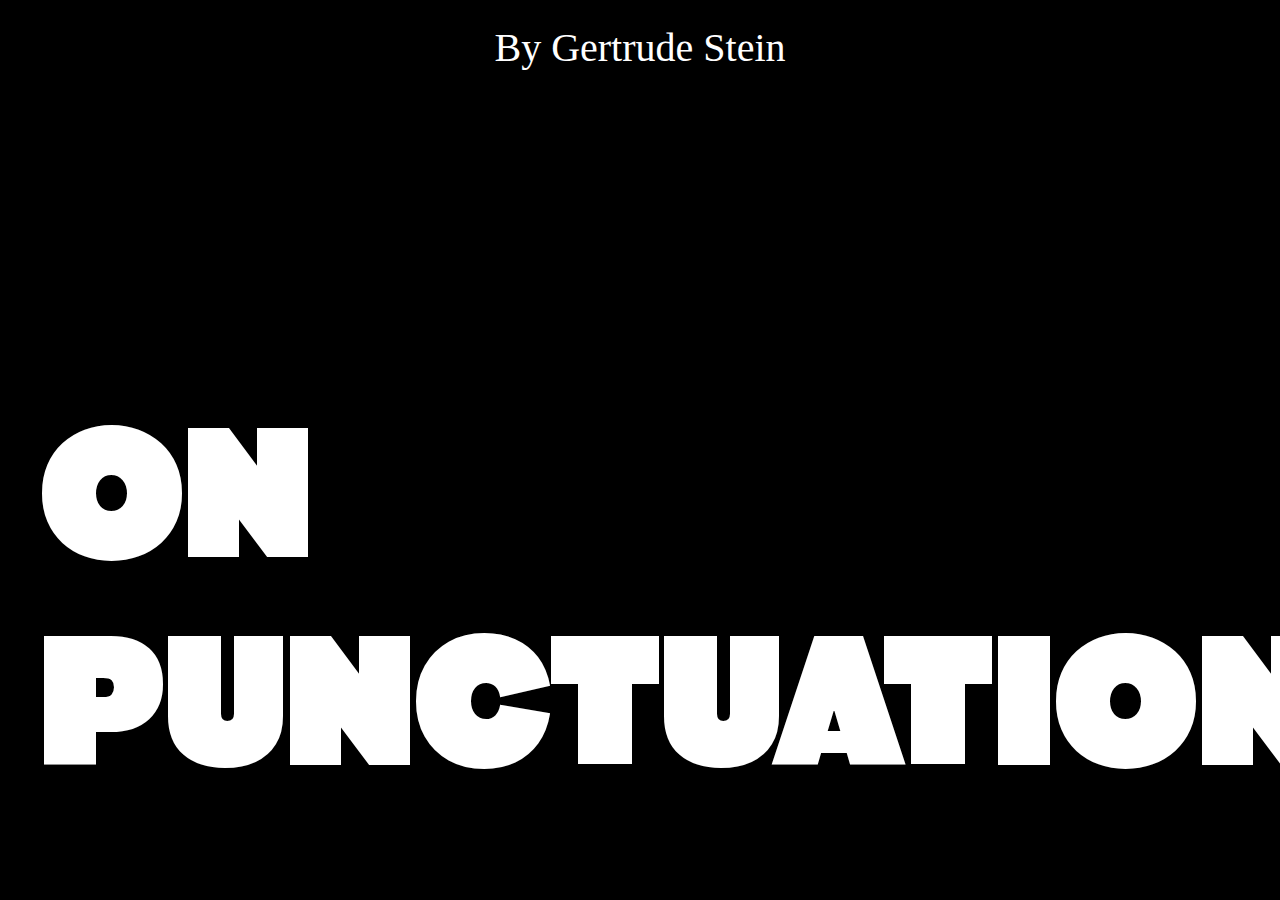
<file: index.html>
<!DOCTYPE html>
<html lang="en">
  <head>
    <meta charset="UTF-8" />
    <meta http-equiv="X-UA-Compatible" content="IE=edge" />
    <meta name="viewport" content="width=device-width, initial-scale=1.0" />
    <title>On punctuations</title>
    <link rel="stylesheet" href="style.css" />
    <script src="script.js" defer></script>
  </head>
  <body>
    <div class="container">
        <div class="authorname">By Gertrude Stein</div>
      <div class="articlename"><h1>ON PUNCTUATION</h1></div>
      <div class="briefinfo">Commas, semicolons, apostrophes in poetry and prose...</div>
      <div class="starter">
        <p>
          There are some punctuations that are interesting and there are some
          punctuations that are not. Let us begin with the punctuations that are
          not.
        </p>
      </div>
      <a class="arrow" href="toc.html"><img src="./assets/arrow.svg"></a>
    </div>
  </body>
</html>
</file>
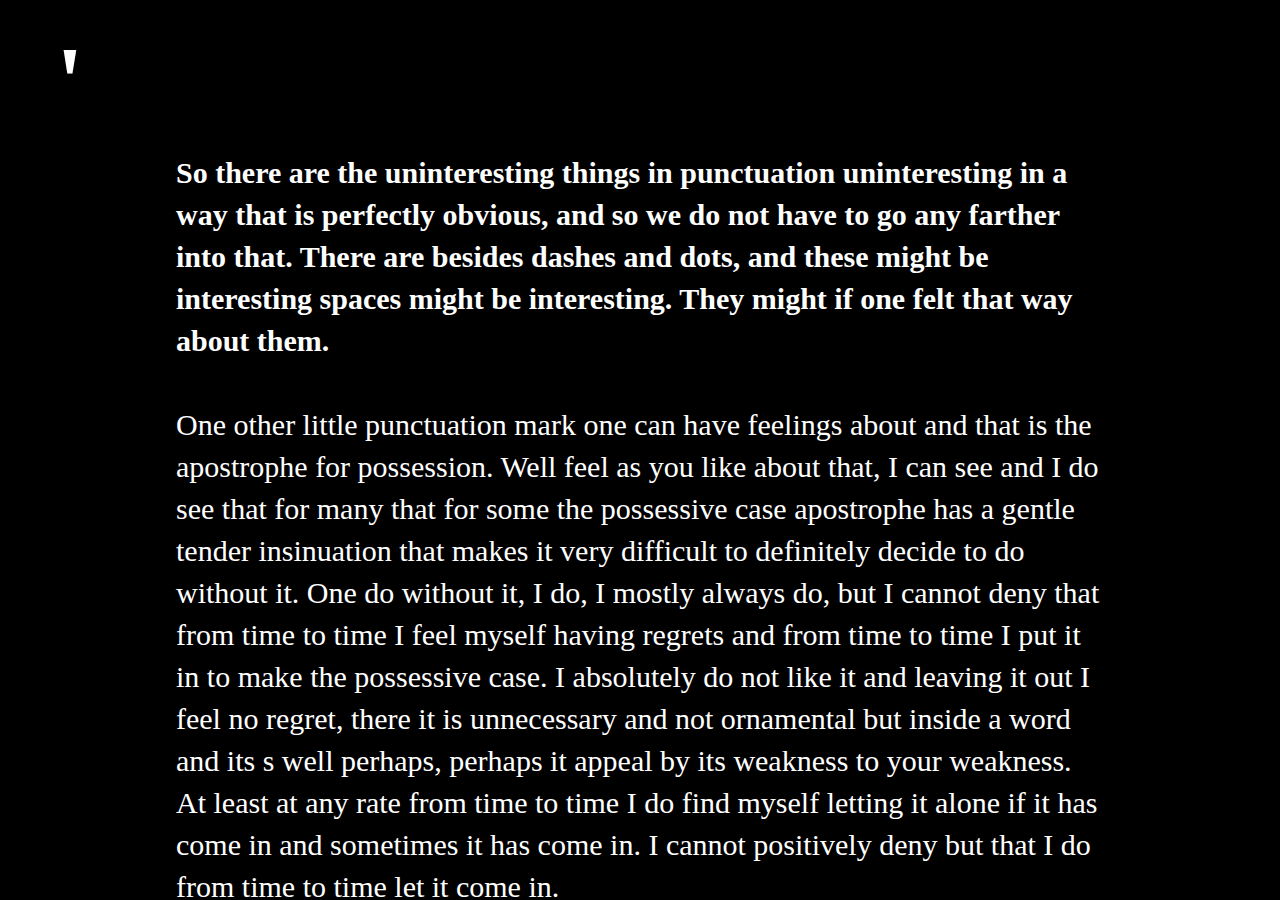
<file: apostrophe.html>
<!DOCTYPE html>
<html lang="en">
  <head>
    <meta charset="UTF-8" />
    <meta http-equiv="X-UA-Compatible" content="IE=edge" />
    <meta name="viewport" content="width=device-width, initial-scale=1.0" />
    <title>Apostrophe</title>
    <link rel="stylesheet" href="style.css" />
    <link rel="stylesheet" href="answerpagesstyle.css">
    <script src="script.js" defer></script>
  </head>
  <body>
    <div class="container">
      <a class="returnsign" href="toc.html">'</a>
      <p class="apostrophecontent">
        <span id="semibold">So there are the uninteresting things in punctuation uninteresting in a
        way that is perfectly obvious, and so we do not have to go any farther
        into that. There are besides dashes and dots, and these might be
        interesting spaces might be interesting. They might if one felt that way
        about them.</span><br><br>
        One other little punctuation mark one can have feelings
        about and that is the apostrophe for possession. Well feel as you like
        about that, I can see and I do see that for many that for some the
        possessive case apostrophe has a gentle tender insinuation that makes it
        very difficult to definitely decide to do without it. One <span id="light">do
        without it, I do, I mostly always do, but I cannot deny that from time
        to time I feel myself having regrets and from time to time I put it in
        to make the possessive case. I absolutely do not like it and leaving it
        out I feel no regret, there it is unnecessary and not ornamental but
        inside a word and its s well perhaps, perhaps it</span>  <span id="thin">appeal by its
        weakness to your weakness. At least at any rate from time to time I do
        find myself letting it alone if it has come in and sometimes it has come
        in. I cannot positively deny but that I do from time to time let it come
        in.</span> 
      </p>
      <div class="choosingbuttons">
        <ul>
          <li style="cursor:pointer" onclick="openNav()">Interesting</li>
          <a href="right.html"><li>Uninteresting</li></a>
        </ul>
      </div>
      <div id="myNav" class="overlay">
        <a href="javascript:void(0)" class="closebtn" onclick="closeNav()">&times;</a>
        <div class="overlay-content">
          Oops! Seems like you have a different opinion...
        </div>
      </div>
    </div>
  </body>
</html>
</file>
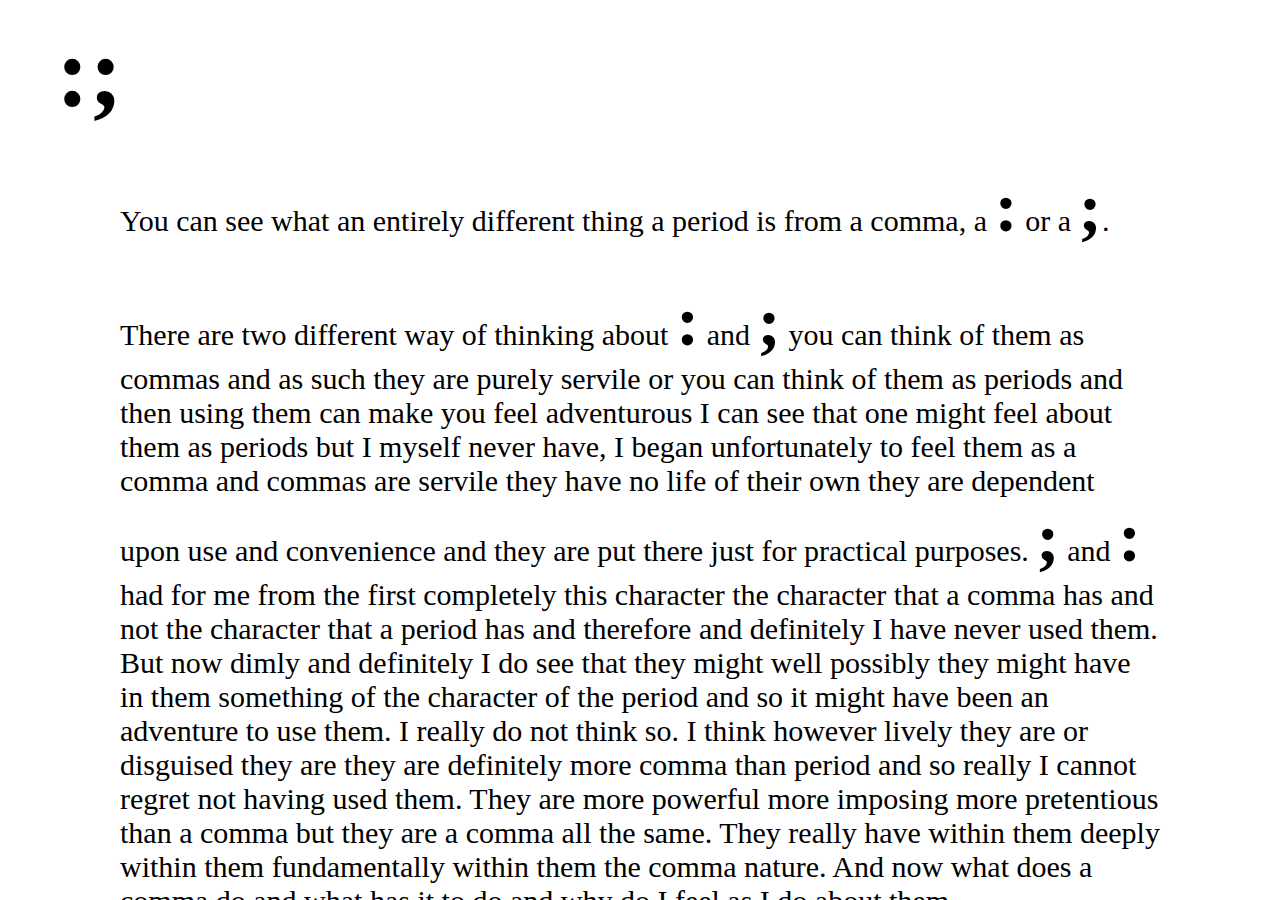
<file: colons.html>
<!DOCTYPE html>
<html lang="en">
  <head>
    <meta charset="UTF-8" />
    <meta http-equiv="X-UA-Compatible" content="IE=edge" />
    <meta name="viewport" content="width=device-width, initial-scale=1.0" />
    <title>Colons & Semicolons</title>
    <link rel="stylesheet" href="style.css" />
    <link rel="stylesheet" href="answerpagesstyle.css">
    <script src="script.js" defer></script>
  </head>
  <body>
    <div class="container3">
      <a class="returnsign2" href="toc.html">:;</a>
      <p class="colonscontent">
        You can see what an entirely different thing a period is from a comma, a
        <span id="colons">:</span> or a <span id="colons">;</span>.<br /><br>
        There are two different way of thinking about <span id="colons">:</span> and <span id="colons">;</span> you
        can think of them as commas and as such they are purely servile or you
        can think of them as periods and then using them can make you feel
        adventurous I can see that one might feel about them as periods but I
        myself never have, I began unfortunately to feel them as a comma and
        commas are servile they have no life of their own they are dependent
        upon use and convenience and they are put there just for practical
        purposes. <span id="colons">;</span> and <span id="colons">:</span> had for me from the first completely
        this character the character that a comma has and not the character that
        a period has and therefore and definitely I have never used them. But
        now dimly and definitely I do see that they might well possibly they
        might have in them something of the character of the period and so it
        might have been an adventure to use them. I really do not think so. I
        think however lively they are or disguised they are they are definitely
        more comma than period and so really I cannot regret not having used
        them. They are more powerful more imposing more pretentious than a comma
        but they are a comma all the same. They really have within them deeply
        within them fundamentally within them the comma nature. And now what
        does a comma do and what has it to do and why do I feel as I do about
        them.
      </p>
      <div class="choosingbuttons2">
        <ul>
          <a href="right.html"><li>Interesting</li></a>
          <li style="cursor:pointer" onclick="openNav()">Uninteresting</li>
        </ul>
      </div>
      <div id="myNav" class="overlay">
        <a href="javascript:void(0)" class="closebtn" onclick="closeNav()">&times;</a>
        <div class="overlay-content">
          Oops! Seems like you have a different opinion...
        </div>
      </div>
    </div>
  </body>
</html>
</file>
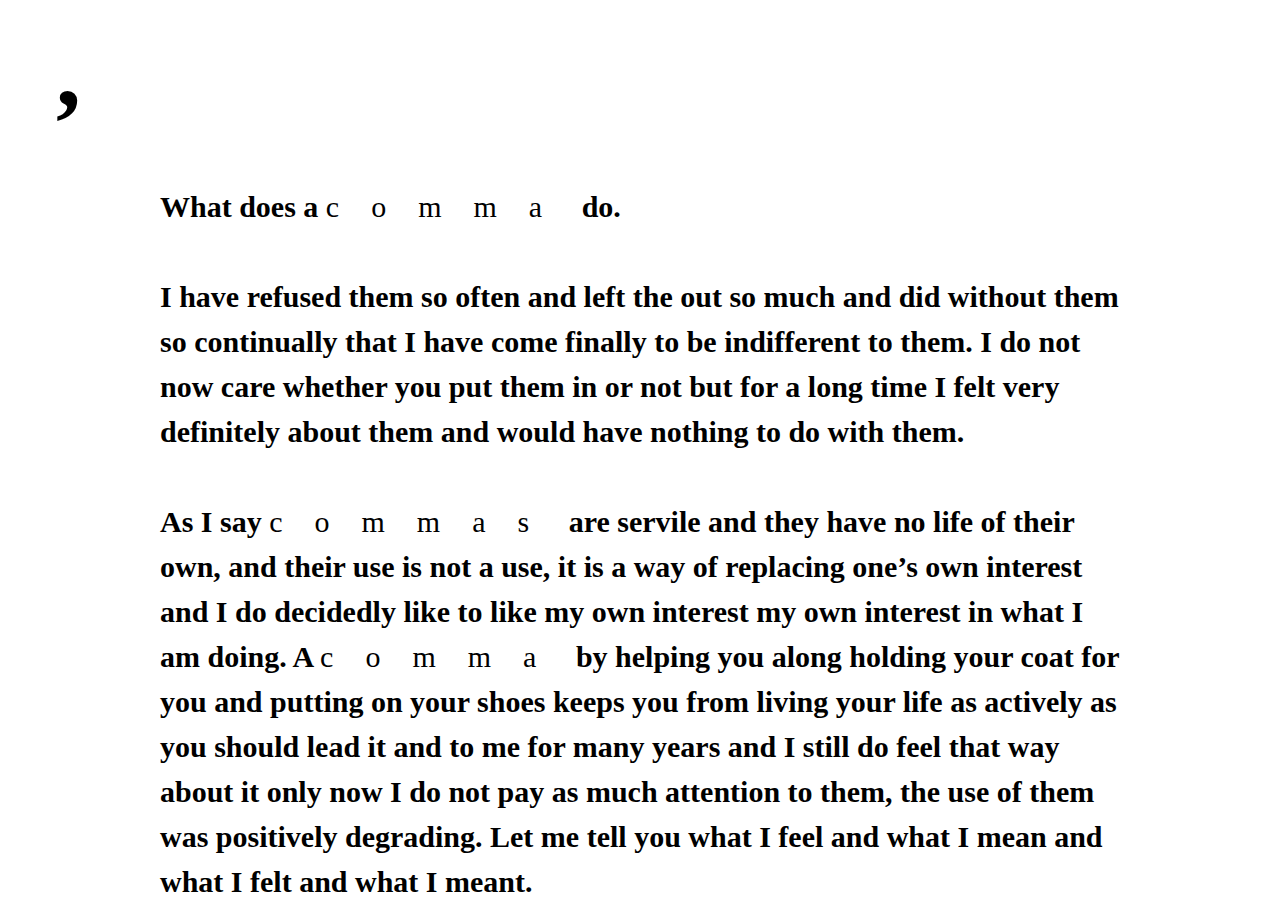
<file: comma.html>
<!DOCTYPE html>
<html lang="en">
  <head>
    <meta charset="UTF-8" />
    <meta http-equiv="X-UA-Compatible" content="IE=edge" />
    <meta name="viewport" content="width=device-width, initial-scale=1.0" />
    <title>Comma</title>
    <link rel="stylesheet" href="style.css" />
    <link rel="stylesheet" href="answerpagesstyle.css">
    <script src="script.js" defer></script>
  </head>
  <body>
    <div class="container3">
      <a class="returnsign2" href="toc.html">,</a>
      <p class="commacontent">
        What does a <span id="commas">comma</span> do.<br /><br />

        I have refused them so often and left the out so much and did without
        them so continually that I have come finally to be indifferent to them.
        I do not now care whether you put them in or not but for a long time I
        felt very definitely about them and would have nothing to do with
        them.<br /><br />

        As I say <span id="commas">commas</span> are servile and they have no
        life of their own, and their use is not a use, it is a way of replacing
        one’s own interest and I do decidedly like to like my own interest my
        own interest in what I am doing. A <span id="commas">comma</span> by
        helping you along holding your coat for you and putting on your shoes
        keeps you from living your life as actively as you should lead it and to
        me for many years and I still do feel that way about it only now I do
        not pay as much attention to them, the use of them was positively
        degrading. Let me tell you what I feel and what I mean and what I felt
        and what I meant.<br /><br />

        When I was writing those long sentences of The Making of Americans,
        verbs active present verbs with long dependent adverbial clauses became
        a passion with me. I have told you that I recognize verbs and adverbs
        aided by prepositions and conjunctions with pronouns as possessing the
        whole of the active life of writing. <br /><br />

        Complications make eventually for simplicity and therefore I have always
        liked dependent adverbial clauses. I have like dependent adverbial
        clauses because of their variety of dependence and independence. You can
        see how loving the intensity of complication of these things that
        <span id="commas">commas</span> would be degrading. Why if you want the
        pleasure of concentrating on the final simplicity of excessive
        complication would you want any artificial aid to bring about that
        simplicity. Do you see now why I feel about that simplicity. Do you see
        now why I feel about the <span id="commas">comma</span> as I did and as
        I do.<br /><br />
        Think about anything you really like to do and you will see what I
        mean.<br /><br />
        When it gets really difficult you want to disentangle rather than to cut
        the knot, at least of anybody feels who is working with any thread, so
        anybody feels who is working with any tool so anybody feels who is
        writing any sentence or reading it after it has been written. And what
        does a <span id="commas">comma</span> do, a <span id="commas">comma</span> does nothing but make easy a thing that if you
        like it enough is easy enough without the <span id="commas">comma</span>. A long complicated
        sentence should force itself upon you, make you know yourself knowing it
        and the <span id="commas">comma</span>, well at the most a <span id="commas">comma</span> is a poor period that lets you
        stop and take a breath but if you want to take a breath you ought to
        know yourself that you want to take a breath. It is not like stopping
        altogether has something to do with going on, but taking a breath well
        you are always taking a breath and why emphasize one breath rather than
        another breath. Anyway that is the way I felt about it and I felt that
        about it very very strongly. And so I almost never used a <span id="commas">comma</span>. The
        longer, the more complicated the sentence the greater the number of the
        same kinds of words I had following one after another, the more the very
        more I had of them the more I felt the passionate need of their taking
        care of themselves by themselves and not helping them, and thereby
        enfeebling them by putting in a <span id="commas">comma</span>.
      </p>
      <div class="choosingbuttons2">
        <ul>
          <a href="right.html"><li>Interesting</li></a>
          <li style="cursor:pointer" onclick="openNav()">Uninteresting</li>
        </ul>
      </div>
      <div id="myNav" class="overlay">
        <a href="javascript:void(0)" class="closebtn" onclick="closeNav()">&times;</a>
        <div class="overlay-content">
          Oops! Seems like you have a different opinion...
        </div>
      </div>
    </div>
  </body>
</html>
</file>
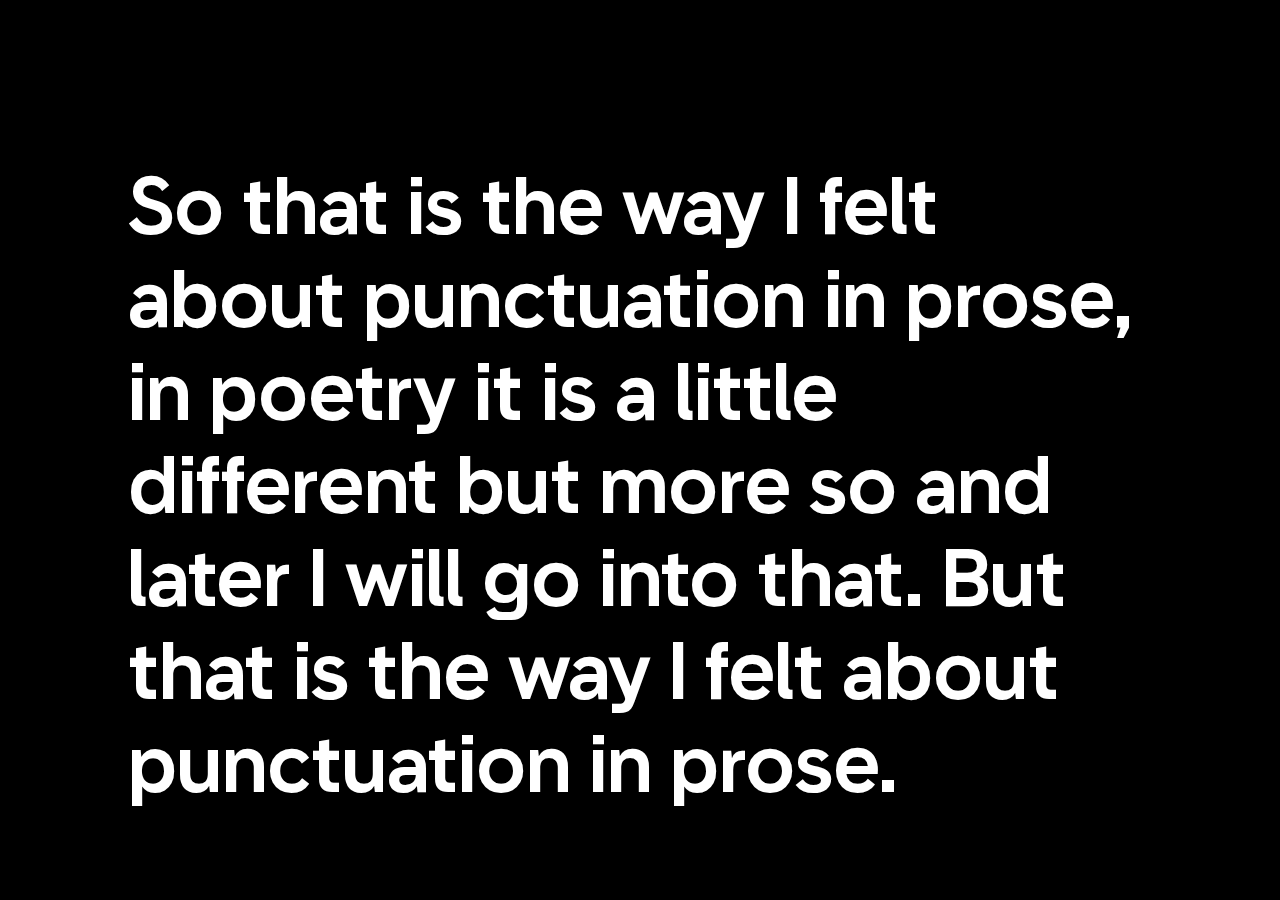
<file: ending.html>
<!DOCTYPE html>
<html lang="en">
  <head>
    <meta charset="UTF-8" />
    <meta http-equiv="X-UA-Compatible" content="IE=edge" />
    <meta name="viewport" content="width=device-width, initial-scale=1.0" />
    <title>Ending</title>
    <link rel="stylesheet" href="style.css">
  </head>
  <body>
    <div class="container">
        <a class="endingcontent" href="toc.html">
            So that is the way I felt about punctuation in prose, in poetry it is a
            little different but more so and later I will go into that. But that is
            the way I felt about punctuation in prose.
        </a>
    </div>
  </body>
</html>
</file>
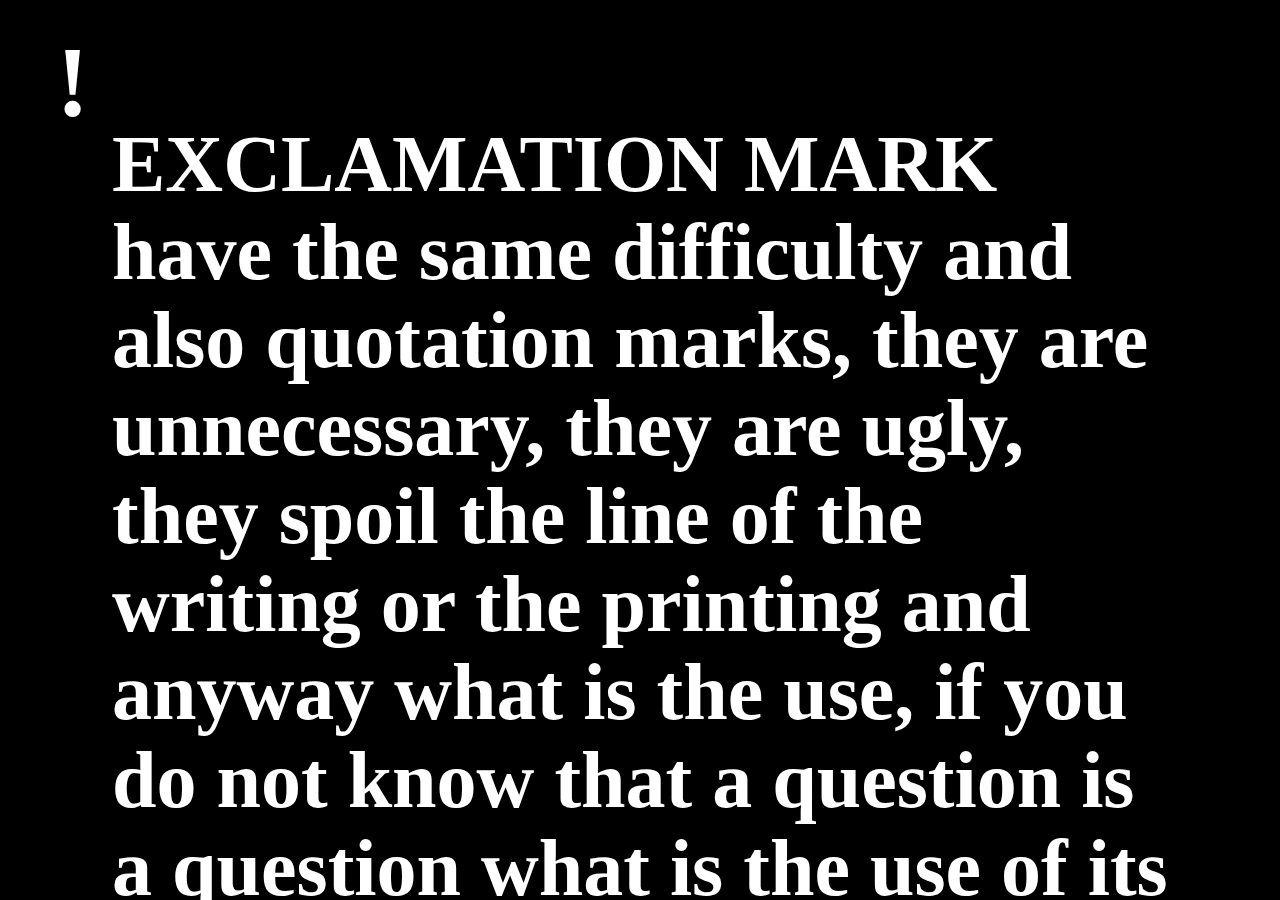
<file: exclamation.html>
<!DOCTYPE html>
<html lang="en">
  <head>
    <meta charset="UTF-8" />
    <meta http-equiv="X-UA-Compatible" content="IE=edge" />
    <meta name="viewport" content="width=device-width, initial-scale=1.0" />
    <title>Exclamation Mark</title>
    <link rel="stylesheet" href="style.css" />
    <link rel="stylesheet" href="answerpagesstyle.css">
    <script src="script.js" defer></script>
  </head>
  <body>
    <div class="container">
      <a class="returnsign" href="toc.html">!</a>
      <p class="exclamationcontent">
        <span id="exclamationmark">EXCLAMATION MARK </span>have the same difficulty and also quotation marks, they
        are unnecessary, they are ugly, they spoil the line of the writing or
        the printing and anyway what is the use, if you do not know that a
        question is a question what is the use of its being a question. The same
        thing is true of a quotation. When I first began writing I found it
        simply impossible to use question marks and quotation marks and
        <span id="exclamationmark">EXCLAMATION </span> points and now anybody sees it that way. Perhaps some day
        they will see it some other way but not at any rate anybody can and does
        see it that way.
      </p>
      <div class="choosingbuttons">
        <ul>
          <li style="cursor:pointer" onclick="openNav()">Interesting</li>
          <a href="right.html"><li>Uninteresting</li></a>
        </ul>
      </div>
      <div id="myNav" class="overlay">
        <a href="javascript:void(0)" class="closebtn" onclick="closeNav()">&times;</a>
        <div class="overlay-content">
          Oops! Seems like you have a different opinion...
        </div>
      </div>
    </div>
  </body>
</html>
</file>
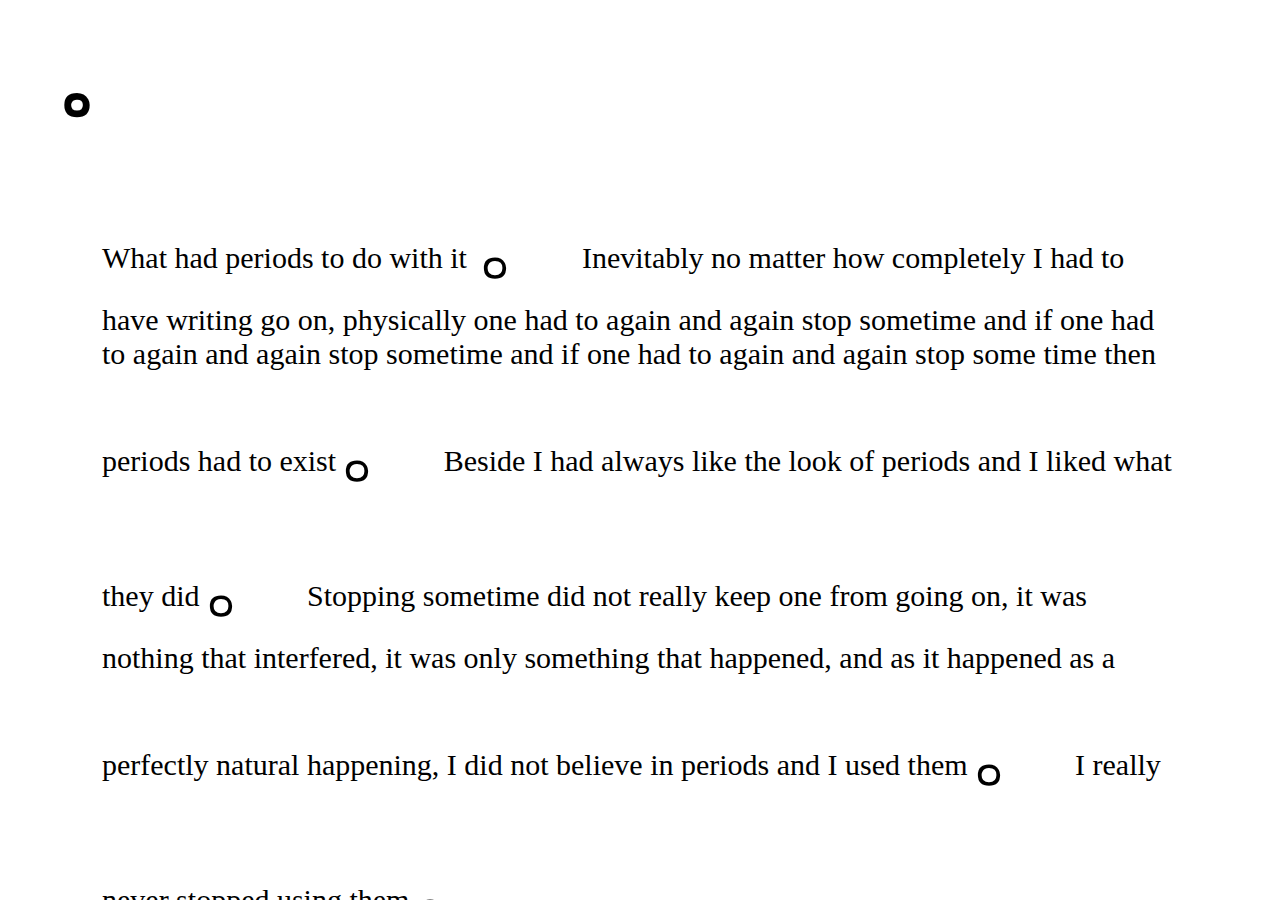
<file: period.html>
<!DOCTYPE html>
<html lang="en">
  <head>
    <meta charset="UTF-8" />
    <meta http-equiv="X-UA-Compatible" content="IE=edge" />
    <meta name="viewport" content="width=device-width, initial-scale=1.0" />
    <title>Period</title>
    <link rel="stylesheet" href="style.css">
    <link rel="stylesheet" href="answerpagesstyle.css">
    <script src="script.js" defer></script>
  </head>
  <body>
    <div class="container3">
      <a class="returnsign2" href="toc.html">。</a>
      <p class="periodcontent">
        What had periods to do with it <span id="periods">。</span> Inevitably
        no matter how completely I had to have writing go on, physically one had
        to again and again stop sometime and if one had to again and again stop
        sometime and if one had to again and again stop some time then periods
        had to exist<span id="periods">。</span> Beside I had always like the
        look of periods and I liked what they did<span id="periods">。</span>
        Stopping sometime did not really keep one from going on, it was nothing
        that interfered, it was only something that happened, and as it happened
        as a perfectly natural happening, I did not believe in periods and I
        used them<span id="periods">。</span> I really never stopped using
        them<span id="periods">。</span><br />
        Beside that periods might later come to have a life of their own to
        commence breaking up things in arbitrary ways, that has happened lately
        with me in a poem I have written called Winning His Way, later I will
        read you a little of it<span id="periods">。</span> By the time I had
        written this poem about three years ago periods had come to have for me
        completely a life of their own<span id="periods">。</span> They could
        begin to act as they thought best and one might interrupt one’s writing
        with them that is not really interrupt one’s writing with them but one
        could come to stop arbitrarily stop at times in one’s writing and so
        they could be used and you could use them Periods could come to exist in
        this way and they could come in this way to have a life of their
        own<span id="periods">。</span>They did not serve you in any servile way
        as commas and colons and semi-colons do<span id="periods">。</span> Yes
        you do feel what I mean<span id="periods">。</span><br />
        Periods have a life of their own a necessity of their own a feeling of
        their own a time of their own<span id="periods"></span> And that feeling
        that life that necessity that time can express itself in an infinite
        variety that is the reason that I have always remained true to periods
        so much so that as I say recently I have felt that one could need them
        more than one had ever needed them<span id="periods">。</span>
      </p>
      <div class="choosingbuttons2">
        <ul>
          <a href="right.html"><li>Interesting</li></a>
          <li style="cursor:pointer" onclick="openNav()">Uninteresting</li>
        </ul>
      </div>
      <div id="myNav" class="overlay">
        <a href="javascript:void(0)" class="closebtn" onclick="closeNav()">&times;</a>
        <div class="overlay-content">
          Oops! Seems like you have a different opinion...
        </div>
      </div>
    </div>
  </body>
</html>
</file>
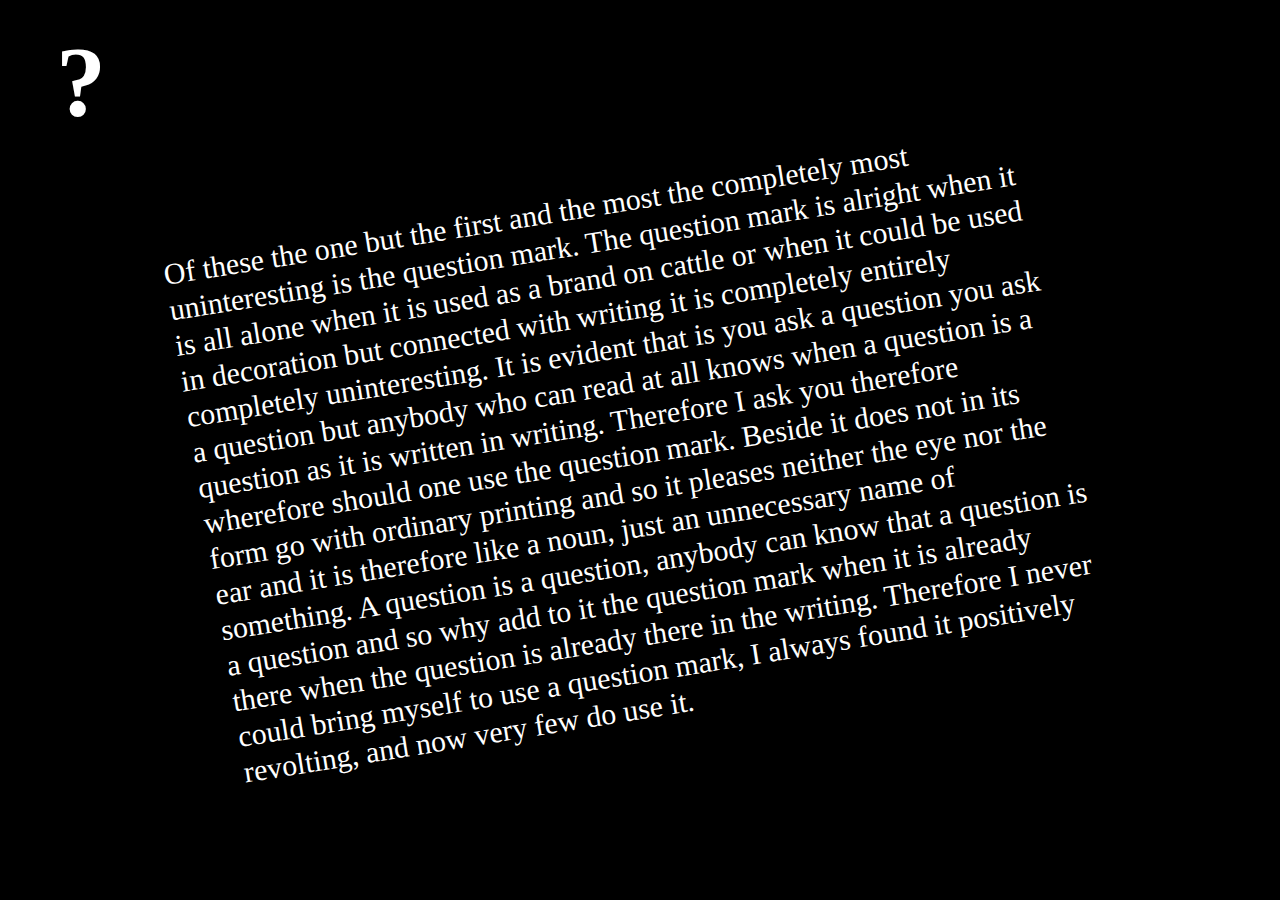
<file: questionmark.html>
<!DOCTYPE html>
<html lang="en">
  <head>
    <meta charset="UTF-8" />
    <meta http-equiv="X-UA-Compatible" content="IE=edge" />
    <meta name="viewport" content="width=device-width, initial-scale=1.0" />
    <title>Question Mark</title>
    <link rel="stylesheet" href="style.css" />
    <link rel="stylesheet" href="answerpagesstyle.css">
    <script src="script.js" defer></script>
  </head>
  <body>
    <div class="container">
      <a class="returnsign" href="toc.html">?</a>
      <p class="questionmarkcontent">
        Of these the one but the first and the most the completely most
        uninteresting is the question mark. The question mark is alright when it
        is all alone when it is used as a brand on cattle or when it could be
        used in decoration but connected with writing it is completely entirely
        completely uninteresting. It is evident that is you ask a question you
        ask a question but anybody who can read at all knows when a question is
        a question as it is written in writing. Therefore I ask you therefore
        wherefore should one use the question mark. Beside it does not in its
        form go with ordinary printing and so it pleases neither the eye nor the
        ear and it is therefore like a noun, just an unnecessary name of
        something. A question is a question, anybody can know that a question is
        a question and so why add to it the question mark when it is already
        there when the question is already there in the writing. Therefore I
        never could bring myself to use a question mark, I always found it
        positively revolting, and now very few do use it.
      </p>
      <div class="choosingbuttons">
          <ul>
              <li style="cursor:pointer" onclick="openNav()">Interesting</li>
              <a href="right.html"><li>Uninteresting</li></a>
          </ul>
      </div>
      <div id="myNav" class="overlay">
        <a href="javascript:void(0)" class="closebtn" onclick="closeNav()">&times;</a>
        <div class="overlay-content">
          Oops! Seems like you have a different opinion...
        </div>
      </div>
    </div>
  </body>
</html>
</file>
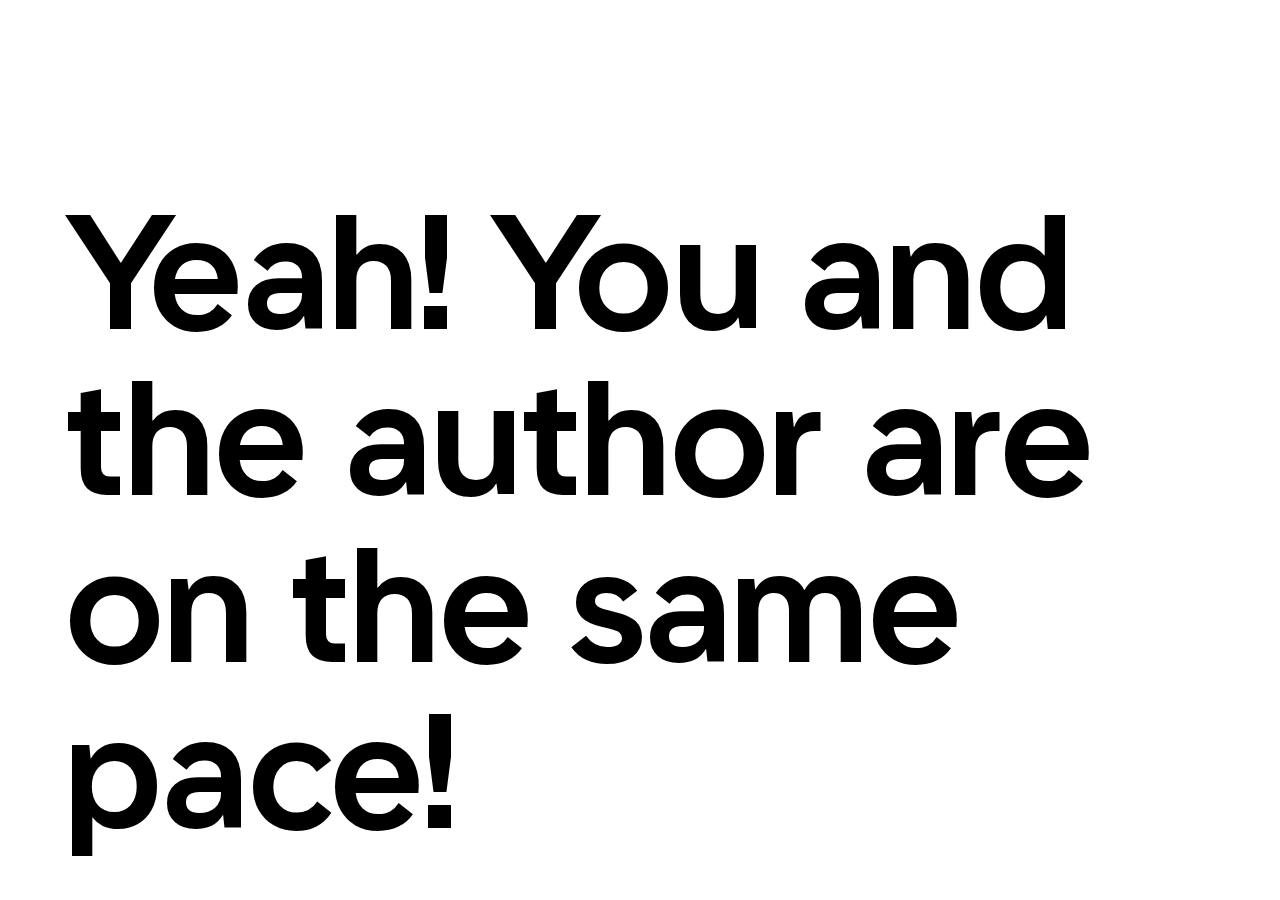
<file: right.html>
<!DOCTYPE html>
<html lang="en">
<head>
    <meta charset="UTF-8">
    <meta http-equiv="X-UA-Compatible" content="IE=edge">
    <meta name="viewport" content="width=device-width, initial-scale=1.0">
    <title>Right!</title>
    <link rel="stylesheet" href="answerpagesstyle.css" />
</head>
<body>
    <div class="container2">
        <a class="right" href="toc.html">
             Yeah! You and the author are on the same pace!
        </a>
    </div>
</body>
</html>
</file>
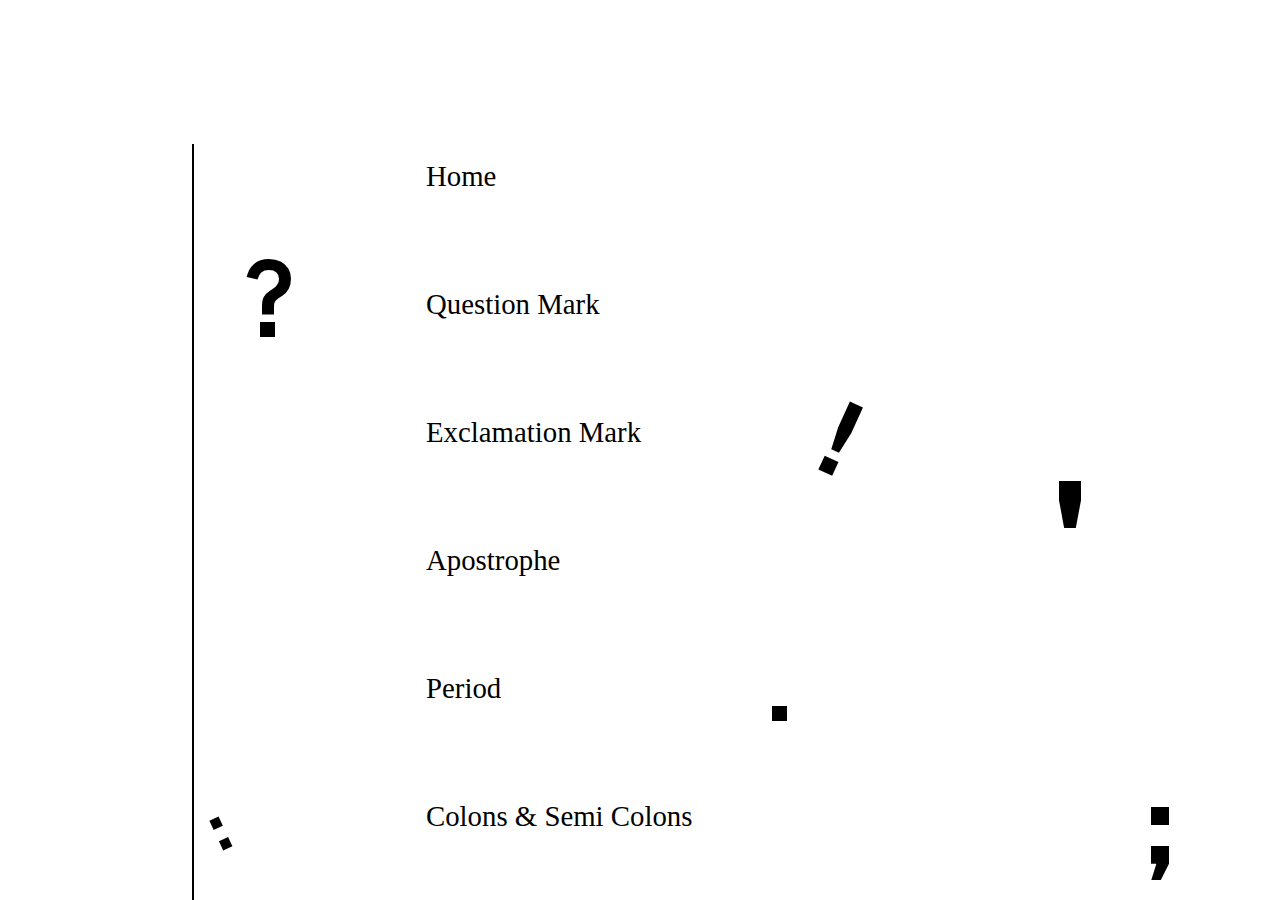
<file: toc.html>
<!DOCTYPE html>
<html lang="en">
<head>
    <meta charset="UTF-8">
    <meta http-equiv="X-UA-Compatible" content="IE=edge">
    <meta name="viewport" content="width=device-width, initial-scale=1.0">
    <title>Index</title>
    <link rel="stylesheet" href="style.css" />
    <script src="script.js" defer></script>
</head>
<body>
    <div class="container2">
        <div class="wrapper">
            <div class="line"></div>
            <div class="index">
                <ul>
                   <a href="index.html"><li>Home</li> </a>
                   <a class="hover-question" href="questionmark.html"><li>Question Mark</li></a>
                   <a class="hover-exclamation" href="exclamation.html"><li>Exclamation Mark</li></a>
                   <a class="hover-apostrophe" href="apostrophe.html"><li>Apostrophe</li></a>
                   <a class="hover-period" href="period.html"><li>Period</li></a>
                   <a class="hover-colons" href="colons.html"><li>Colons & Semi Colons</li></a>
                   <a class="hover-comma" href="comma.html"><li>Comma</li></a>
                   <a href="ending.html"><li>Ending</li></a>
                </ul>
            </div>
        </div>
        <div class="punctuations">
            <div class="questionmark">?</div>
            <div class="exclamation">!</div>
            <div class="apostrophe">'</div>
            <div class="period">.</div>
            <div class="colon">:</div>
            <div class="semicolon">;</div>
            <div class="comma">,</div>
        </div>
    </div>
</body>
</html>
</file>
<file: style.css>
@font-face {
    font-family: "Name_Sans_Display-Ultra.trial";
    src: url(./assets/Name_Sans_Display-Ultra.trial.woff2) format("woff2");
}
@font-face {
    font-family: "Name_Sans_Display-SemiBold.trial";
    src: url(./assets/Name_Sans_Display-SemiBold.trial.woff2) format("woff2");
}
@font-face {
    font-family: "Name_Sans_Display-ExtraBold.trial";
    src: url(./assets/Name_Sans_Display-ExtraBold.trial.woff2) format("woff2");
}
body {
    margin: 0;
}
a {
    text-decoration: none;
}
.container {
    background-color: black;
    overflow-y: scroll;
    width: 100vw;
    height: 100vh;
}
.container2 {
    background-color: white;
    overflow-y: scroll;
    width: 100vw;
    height: 100vh;
    display: flex;
}
.container3 {
    background-color: white;
    overflow-y: scroll;
    width: 100vw;
    height: 100vh;
}
/* homepage */
.articlename h1{
    font-family: "Name_Sans_Display-Ultra.trial";
    font-size: 11.25rem;
    width: 1371px;
    height: 401px;
    color: white;
    margin-top: 20rem;
    margin-left: 2.5rem;
}
.authorname {
    display: flex;
    font-family: PingFang SC;
    font-size: 2.5rem;
    font-weight: 100;
    color: white;
    margin-top: 1.5rem;
    justify-content: center;
    align-items: center;
}
.briefinfo {
    font-family: "Name_Sans_Display-ExtraBold.trial";
    font-size: 6.2rem;
    -webkit-text-stroke: 2px white;
    margin-left: 2.5rem;
}
.starter p {
    font-family: PingFang SC;
    font-weight: 300;
    font-size: 2.5rem;
    color: white;
    margin-left: 2.5rem;
    width: 55rem;
}
.arrow img {
    display: flex;
    margin-left: 63rem;
    margin-top: -15rem;
}
.arrow img:hover {
    animation: directing 1.5s both infinite ease-in-out;
}
@keyframes directing {
    0% {margin-left: 63rem;}
    50% {margin-left: 68rem;}
    100% {margin-left: 63rem;}
}

/* index page */
.wrapper {
    display: flex;
    margin-top: 9rem;
    margin-left: 12rem;
}
.line {
    width: 0;
    height: 62rem;
    border: 1px solid #000000;
}
.index ul {
    list-style: none;
    font-family: PingFang SC;
    color: black;
    font-size: 1.8rem;
    margin-left: 12rem;
    margin-top: -2rem;
    line-height: 8rem;
}
.index a {
    text-decoration: none;
    color: black;
}
.punctuations {
    font-family: "Name_Sans_Display-SemiBold.trial";
    display: flex;
}
.questionmark {
    font-size: 6.6rem;
    margin-left: -28rem;
    margin-top: 15rem;
}
.exclamation {
    font-size: 6.6rem;
    transform: rotate(24.61deg);
    margin-top: 22.5rem;
    margin-left: 28rem;
}
.apostrophe {
    font-size: 10rem;
    margin-top: 28rem;
    margin-left: 18rem;
}
.period {
    font-size: 6.6rem;
    margin-top: 39rem;
    margin-left: -20rem;
}
.colon {
    font-size: 4.4rem;
    margin-top: 49rem;
    margin-left: -36rem;
    transform: rotate(-25deg);
}
.semicolon {
    font-size: 7.6rem;
    margin-top: 47rem;
    margin-left: 57rem;
}
.comma {
    font-size: 15.6rem;
    margin-top: 46rem;
    margin-left: -19rem;
    transform: rotate(-18deg);
}
.shake {
    animation-name: shake; 
    animation-duration: 1.5s; 
    animation-fill-mode: both; 
    animation-iteration-count: infinite;
}
@keyframes shake { 
    0%, 100% {transform: translateX(0);} 
    10%, 30%, 50%, 70%, 90% {transform: translateX(-10px);} 
    20%, 40%, 60%, 80% {transform: translateX(10px);} 
} 
/* question mark page */
.returnsign {
    font-family: PingFang SC;
    font-weight: 600;
    font-size: 100px;
    color: white;
    text-decoration: none;
    width: 113px;
    height: 96px;
    display: flex;
    margin-top: 1.5rem;
    margin-left: 3.5rem;
}
.questionmarkcontent {
    width: 55rem;
    height: 35rem;
    font-family: PingFang SC;
    font-weight: normal;
    font-size: 30px;
    line-height: 120%;
    color: white;
    transform: rotate(-9.13deg);
    margin-left: auto;
    margin-right: auto;
    margin-top: 4rem;
    margin-bottom: 3rem;
}
.choosingbuttons ul{
    font-family: PingFang SC;
    font-style: normal;
    font-weight: 600;
    font-size: 4.4rem;
    color: white;
    list-style: none;
    display: flex;
    justify-content: center;
    align-items: center;
    margin: 0 auto;
}
.choosingbuttons li {
    margin: 7rem;
    color: white;
}
.choosingbuttons li:hover {
    background-color: white;
    color: black;
    width: 550px;
    height: 117px;
    border-radius: 58.5px;
    text-align: center;
    justify-content: center;
    align-items: center;
}

/* exclamation mark page */
.exclamationcontent {
    width: 66rem;
    font-family: PingFang SC;
    color: white;
    font-style: normal;
    font-weight: 600;
    font-size: 5rem;
    line-height: 110%;
    margin: 0 auto;
}
#exclamationmark:hover {
    font-size: 8rem;
    color: orange;
}
/* apostrophe page */
.apostrophecontent {
    width: 58rem;
    font-family: PingFang SC;
    font-size: 30px;
    color: white;
    line-height: 140%;
    margin: 0 auto;
    padding-top: 2rem;
}
#semibold {
    font-weight: 600;
}
#light {
    font-weight: 300;
}
#thin {
    font-weight: 200;
}
/* period page */
.returnsign2 {
    font-family: PingFang SC;
    font-weight: 600;
    font-size: 100px;
    color: black;
    text-decoration: none;
    width: 113px;
    height: 96px;
    display: flex;
    margin-top: 1.5rem;
    margin-left: 3.5rem;
    align-items: center;
}
.periodcontent {
    font-family: PingFang SC;
    font-size: 30px;
    font-weight: normal;
    width: 67.25rem;
    margin-top: 3rem;
    margin-left: auto;
    margin-right: auto;
}
#periods {
    font-size: 100px;
}
#periods:hover {
    color: orange;
}
.choosingbuttons2 ul{
    font-family: PingFang SC;
    font-style: normal;
    font-weight: 600;
    font-size: 4.4rem;
    color: black;
    list-style: none;
    display: flex;
    justify-content: center;
    align-items: center;
    margin: 0 auto;
}
.choosingbuttons2 li {
    margin: 7rem;
    color: black;
}
.choosingbuttons2 li:hover {
    background-color: black;
    color: white;
    width: 550px;
    height: 117px;
    border-radius: 58.5px;
    text-align: center;
    justify-content: center;
    align-items: center;
}
/* colons & semicolons page */
.colonscontent {
    font-family: PingFang SC;
    font-size: 30px;
    font-weight: normal;
    width: 65rem;
    margin-top: 3rem;
    margin-left: auto;
    margin-right: auto;
}
#colons {
    font-size: 70px;
    font-weight: 900;
    animation: shine 1.5s ease-in-out infinite both;
}
@keyframes shine {
    0% {opacity: 1;}
    50% {opacity: 0;}
    100% {opacity: 001;}
}
/* comma page */
.commacontent {
    font-family: PingFang SC;
    font-size: 30px;
    font-weight: 600;
    line-height: 150%;
    width: 75%;
    margin-top: 4rem;
    margin-left: auto;
    margin-right: auto;
}
#commas {
    font-weight: 200;
    letter-spacing: 2rem;
}
#commas:hover {
    animation: spread 5s ease-in-out infinite both;
}
@keyframes spread {
    0% {letter-spacing: 1rem;}
    50% {letter-spacing: 3rem;}
    100% {letter-spacing: 1rem;}
}
/* ending page */
.endingcontent {
    font-family: "Name_Sans_Display-SemiBold.trial";
    color: white;
    width: 80%;
    font-size: 5rem;
    display: flex;
    margin-top: 10rem;
    margin-left: auto;
    margin-right: auto;
}
.endingcontent:hover {
    color: orange;
}
/* media query; have the website work in phone size */
@media only screen and (max-width: 500px) {
    /* homepage */
    .articlename h1{
        font-size: 100px;
        width: 295px;
        height: 401px;
        color: white;
        margin-top: 19rem;
        margin-left: 1.7rem;
        hyphens: auto;
        word-wrap: break-word;
    }
    .authorname {
        font-size: 1.5rem;
        font-weight: 100;
        margin-top: 1.5rem;
    }
    .briefinfo {
        font-size: 3.6rem;
        -webkit-text-stroke: 1px white;
        margin-left: 1.7rem;
    }
    .starter p {
        font-weight: normal;
        font-size: 1.6rem;
        margin-left: 1.7rem;
        width: 343px;
    }
    .arrow img {
        display: flex;
        margin-left: 15rem;
        margin-top: 2rem;
        width: 20%;
        padding-bottom: 2rem;
    }
    /* toc page */
    .wrapper {
        margin-top: 6.5rem;
        margin-left: 4rem;
    }
    .line {
        height: 45rem;
    }
    .index ul {
        width: 13rem;
        font-size: 1.2rem;
        margin-left: 1.5rem;
        margin-top: -2rem;
        line-height: 5.3rem;
    }
    .questionmark {
        font-size: 3rem;
        margin-left: -6rem;
        margin-top: 7rem;
        line-height: 2rem;
    }
    .exclamation {
        font-size: 3rem;
        transform: rotate(-24.61deg);
        margin-top: 17rem;
        margin-left: -4rem;
    }
    .apostrophe {
        width: 136px;
        height: 58px;
        font-size: 10rem;
        margin-top: 20rem;
        margin-left: 3.5rem;
        transform: rotate(23.35deg);
    }
    .period {
        width: 23px;
        height: 85px;
        font-size: 4rem;
        margin-top: 25rem;
        margin-left: -13rem;
    }
    .colon {
        width: 28.03px;
        height: 71.65px;
        font-size: 3rem;
        margin-top: 34rem;
        margin-left: -6.5rem;
        transform: rotate(0);
    }
    .semicolon {
        width: 51px;
        height: 109px;
        font-size: 7.6rem;
        margin-top: 33rem;
        margin-left: 11rem;
        transform: rotate(70.29deg);
    }
    .comma {
        width: 28px;
        height: 171px;
        font-size: 12rem;
        margin-top: 32rem;
        margin-left: -8rem;
        transform: rotate(-10deg);
    }
    /* question mark page */
    .returnsign {
        font-size: 100px;
        font-weight: 200;
        height: 50px;
        margin-top: 1rem;
        margin-left: 2rem;
    }
    .questionmarkcontent {
        font-size: 16px;
        width: 19rem;
        line-height: 120%;
        transform: rotate(-9deg);
        margin-bottom: 6rem;
    }
    .choosingbuttons ul{
        font-size: 2.2rem;
        margin: 0 auto;
        display: block;
    }
    .choosingbuttons li {
        background-color: white;
        color: black;
        width: 280.39px;
        height: 59.65px;
        border-radius: 58.5px;
        text-align: center;
        align-items: center;
        justify-content: center;
        margin-top: -5rem;
        margin-left: -0.1rem;
    }
    .choosingbuttons li:hover {
        background-color: white;
        color: black;
        width: 280.39px;
        height: 59.65px;
        border-radius: 58.5px;
        margin-top: -5rem;
        margin-left: -0.1rem;
    }
    /* exclamation page */
    .exclamationcontent {
        width: 19.5rem;
        font-weight: 600;
        font-size: 1.5rem;
        line-height: 120%;
        margin-top: 5rem;
        margin-left: auto;
        margin-bottom: 6rem;
    }
    #exclamationmark:hover {
        font-size: 3rem;
        color: orange;
    }
    /* apostrophe page */
    .apostrophecontent {
        width: 19.5rem;
        font-size: 16px;
        padding-top: 6rem;
        padding-bottom: 7rem;
    }
    /* period page */
    .returnsign2 {
        font-size: 100px;
        font-weight: 200;
        height: 50px;
        margin-top: 1rem;
        margin-left: 2rem;
    }
    .periodcontent {
        font-size: 16px;
        width: 19.5rem;
        margin-top: 3rem;
        margin-bottom: 6.5rem;
    }
    #periods {
        font-size: 40px;
    }
    .choosingbuttons2 ul{
        font-size: 2.2rem;
        color: black;
        margin: 0 auto;
        display: block;
    }
    .choosingbuttons2 li {
        background-color: black;
        color: white;
        width: 280.39px;
        height: 59.65px;
        border-radius: 58.5px;
        text-align: center;
        align-items: center;
        justify-content: center;
        margin-top: -5rem;
        margin-left: -0.1rem;
    }
    .choosingbuttons2 li:hover {
        background-color: black;
        color: white;
        width: 280.39px;
        height: 59.65px;
        border-radius: 58.5px;
        text-align: center;
        justify-content: center;
        align-items: center;
         margin-top: -5rem;
        margin-left: -0.1rem;
    }
    /* colons & semicolons page */
    .colonscontent {
        font-size: 16px;
        width: 19.5rem;
        margin-top: 4rem;
        margin-bottom: 7rem;
    }
    #colons {
        font-size: 35px;
        animation: shine 3s ease-in-out infinite both;
    }
    /* comma page */
    .commacontent {
        font-size: 16px;
        line-height: 140%;
        margin-bottom: 6.5rem;
    }
    #commas {
        letter-spacing: 1rem;
    }
    /* ending page */
    .endingcontent {
        width: 80%;
        font-size: 2.5rem;
        margin-top: 5rem;
    }
}
</file>
<file: answerpagesstyle.css>
@font-face {
    font-family: "Name_Sans_Display-Ultra.trial";
    src: url(./assets/Name_Sans_Display-Ultra.trial.woff2) format("woff2");
}
@font-face {
    font-family: "Name_Sans_Display-SemiBold.trial";
    src: url(./assets/Name_Sans_Display-SemiBold.trial.woff2) format("woff2");
}
@font-face {
    font-family: "Name_Sans_Display-ExtraBold.trial";
    src: url(./assets/Name_Sans_Display-ExtraBold.trial.woff2) format("woff2");
}
body {
    margin: 0;
}
a {
    text-decoration: none;
}
.container {
    background-color: black;
    overflow-y: scroll;
    width: 100vw;
    height: 100vh;
}
.container2 {
    background-color: white;
    overflow-y: scroll;
    width: 100vw;
    height: 100vh;
    display: flex;
}
.right {
    width: 1151px;
    height: 698px;
    margin-left: auto;
    margin-right: auto;
    margin-top: 12rem;
    font-family:"Name_Sans_Display-SemiBold.trial";
    font-size: 160px;
    line-height: 104%;
    color: #000000;
    text-decoration: none;
}
.overlay {
    height: 100%;
    width: 100%;
    display: none;
    position: fixed;
    z-index: 1;
    top: 0;
    left: 0;
    background-color: rgb(0,0,0);
    background-color: rgba(0,0,0, 0.9);
    overflow-y: auto;
  }
  .overlay-content {
    display: flex;
    width: 81rem;
    font-family: "Name_Sans_Display-SemiBold.trial";
    font-size: 10rem;
    color: whitesmoke;
    margin-top: 8rem;
    margin-left: auto;
    margin-right: auto;
  }
  .overlay .closebtn {
    position: absolute;
    top: 20px;
    right: 45px;
    font-size: 60px;
  }
  .overlay a {
    padding: 8px;
    text-decoration: none;
    font-size: 36px;
    color: #818181;
    display: block;
    transition: 0.3s;
  }
  .overlay a:hover, .overlay a:focus {
    color: #f1f1f1;
  }
  @media only screen and (max-width: 500px) {
    .right {
        width: 20rem;
        margin-top: 10rem;
        font-size: 4rem;
        line-height: 110%;
    }
    .overlay-content {
        width: 20rem;
        font-size: 4rem;
        margin-top: 10rem;
      }
    .overlay .closebtn {
    font-size: 40px;
    top: 15px;
    right: 35px;
    }
  }
</file>
